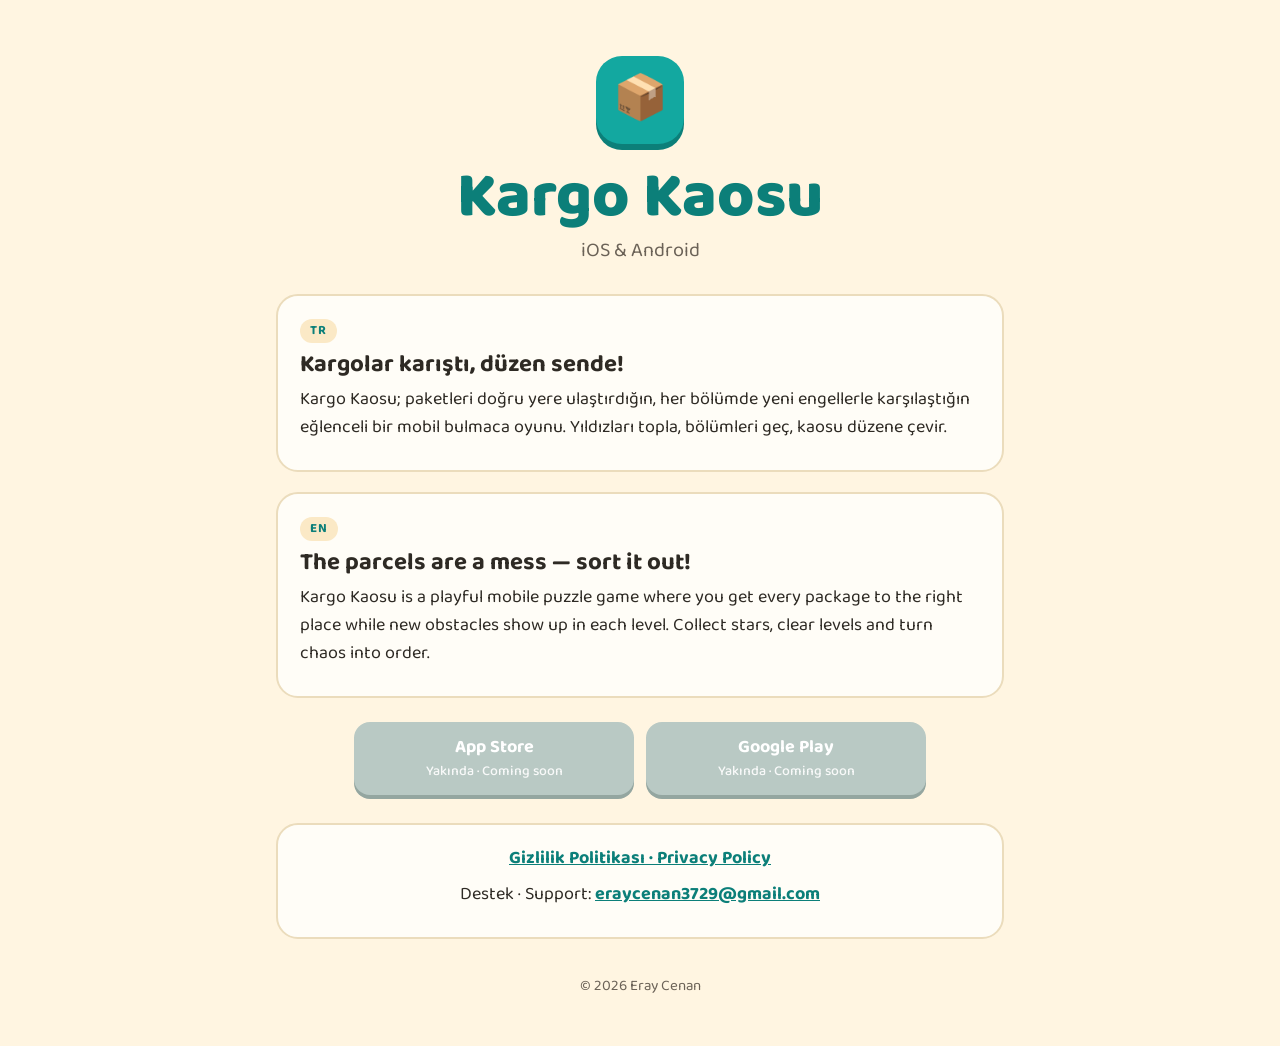
<file: index.html>
<!doctype html>
<html lang="tr">
<head>
<meta charset="utf-8">
<meta name="viewport" content="width=device-width,initial-scale=1">
<title>Kargo Kaosu</title>
<meta name="description" content="Kargo Kaosu – mobil bulmaca oyunu / mobile puzzle game">
<link rel="preconnect" href="https://fonts.googleapis.com">
<link rel="preconnect" href="https://fonts.gstatic.com" crossorigin>
<link href="https://fonts.googleapis.com/css2?family=Baloo+2:wght@400;500;700;800&display=swap" rel="stylesheet">
<link rel="stylesheet" href="style.css">
</head>
<body>
<main class="wrap">
  <header class="hero">
    <div class="logo" aria-hidden="true">📦</div>
    <h1>Kargo Kaosu</h1>
    <p class="tag">iOS &amp; Android</p>
  </header>

  <section class="card" lang="tr">
    <span class="lang">TR</span>
    <h2>Kargolar karıştı, düzen sende!</h2>
    <p>Kargo Kaosu; paketleri doğru yere ulaştırdığın, her bölümde yeni engellerle karşılaştığın eğlenceli bir mobil bulmaca oyunu. Yıldızları topla, bölümleri geç, kaosu düzene çevir.</p>
  </section>

  <section class="card" lang="en">
    <span class="lang">EN</span>
    <h2>The parcels are a mess — sort it out!</h2>
    <p>Kargo Kaosu is a playful mobile puzzle game where you get every package to the right place while new obstacles show up in each level. Collect stars, clear levels and turn chaos into order.</p>
  </section>

  <div class="stores">
    <!-- Mağaza linkleri hazır olunca href ekleyip aria-disabled'ı kaldırın -->
    <a class="store" aria-disabled="true">App Store<small>Yakında · Coming soon</small></a>
    <a class="store" aria-disabled="true">Google Play<small>Yakında · Coming soon</small></a>
  </div>

  <section class="card links">
    <p><a href="privacy.html">Gizlilik Politikası · Privacy Policy</a></p>
    <p>Destek · Support: <a href="mailto:eraycenan3729@gmail.com">eraycenan3729@gmail.com</a></p>
  </section>

  <footer>© 2026 Eray Cenan</footer>
</main>
</body>
</html>
</file>
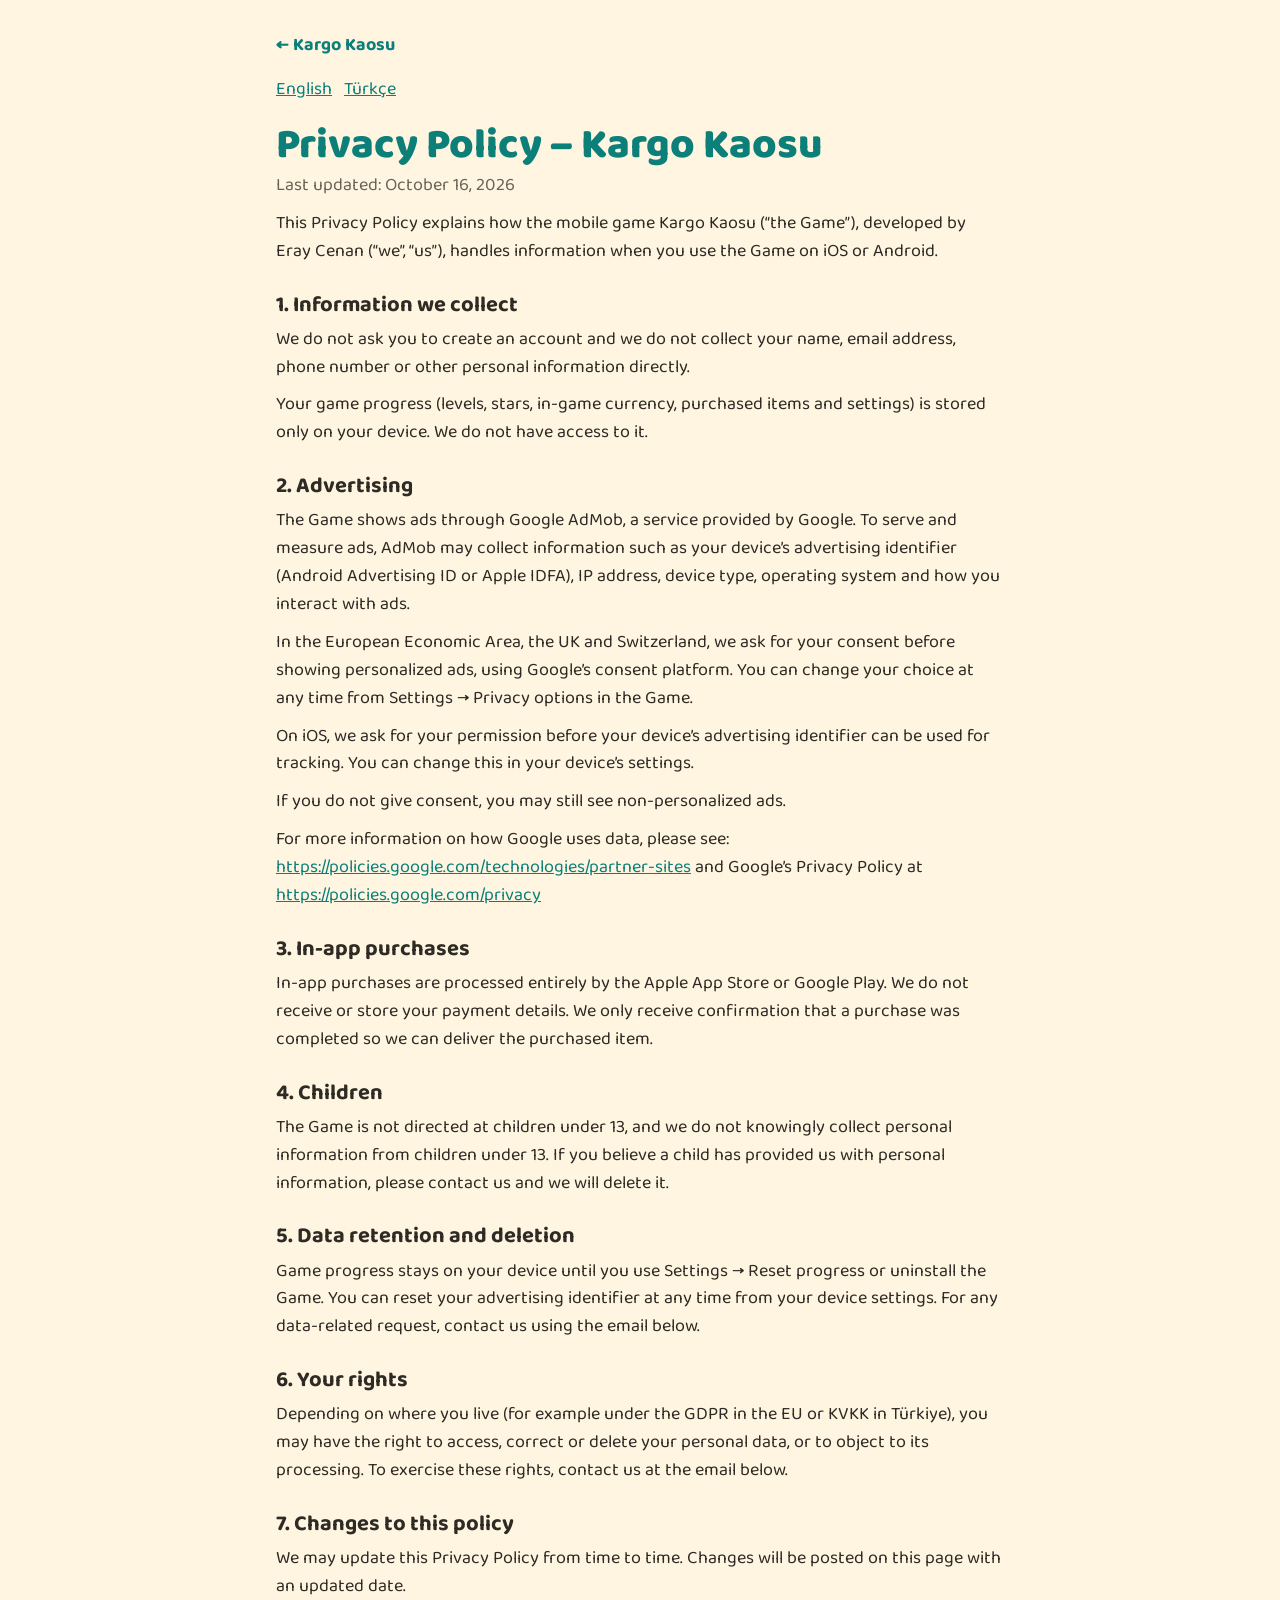
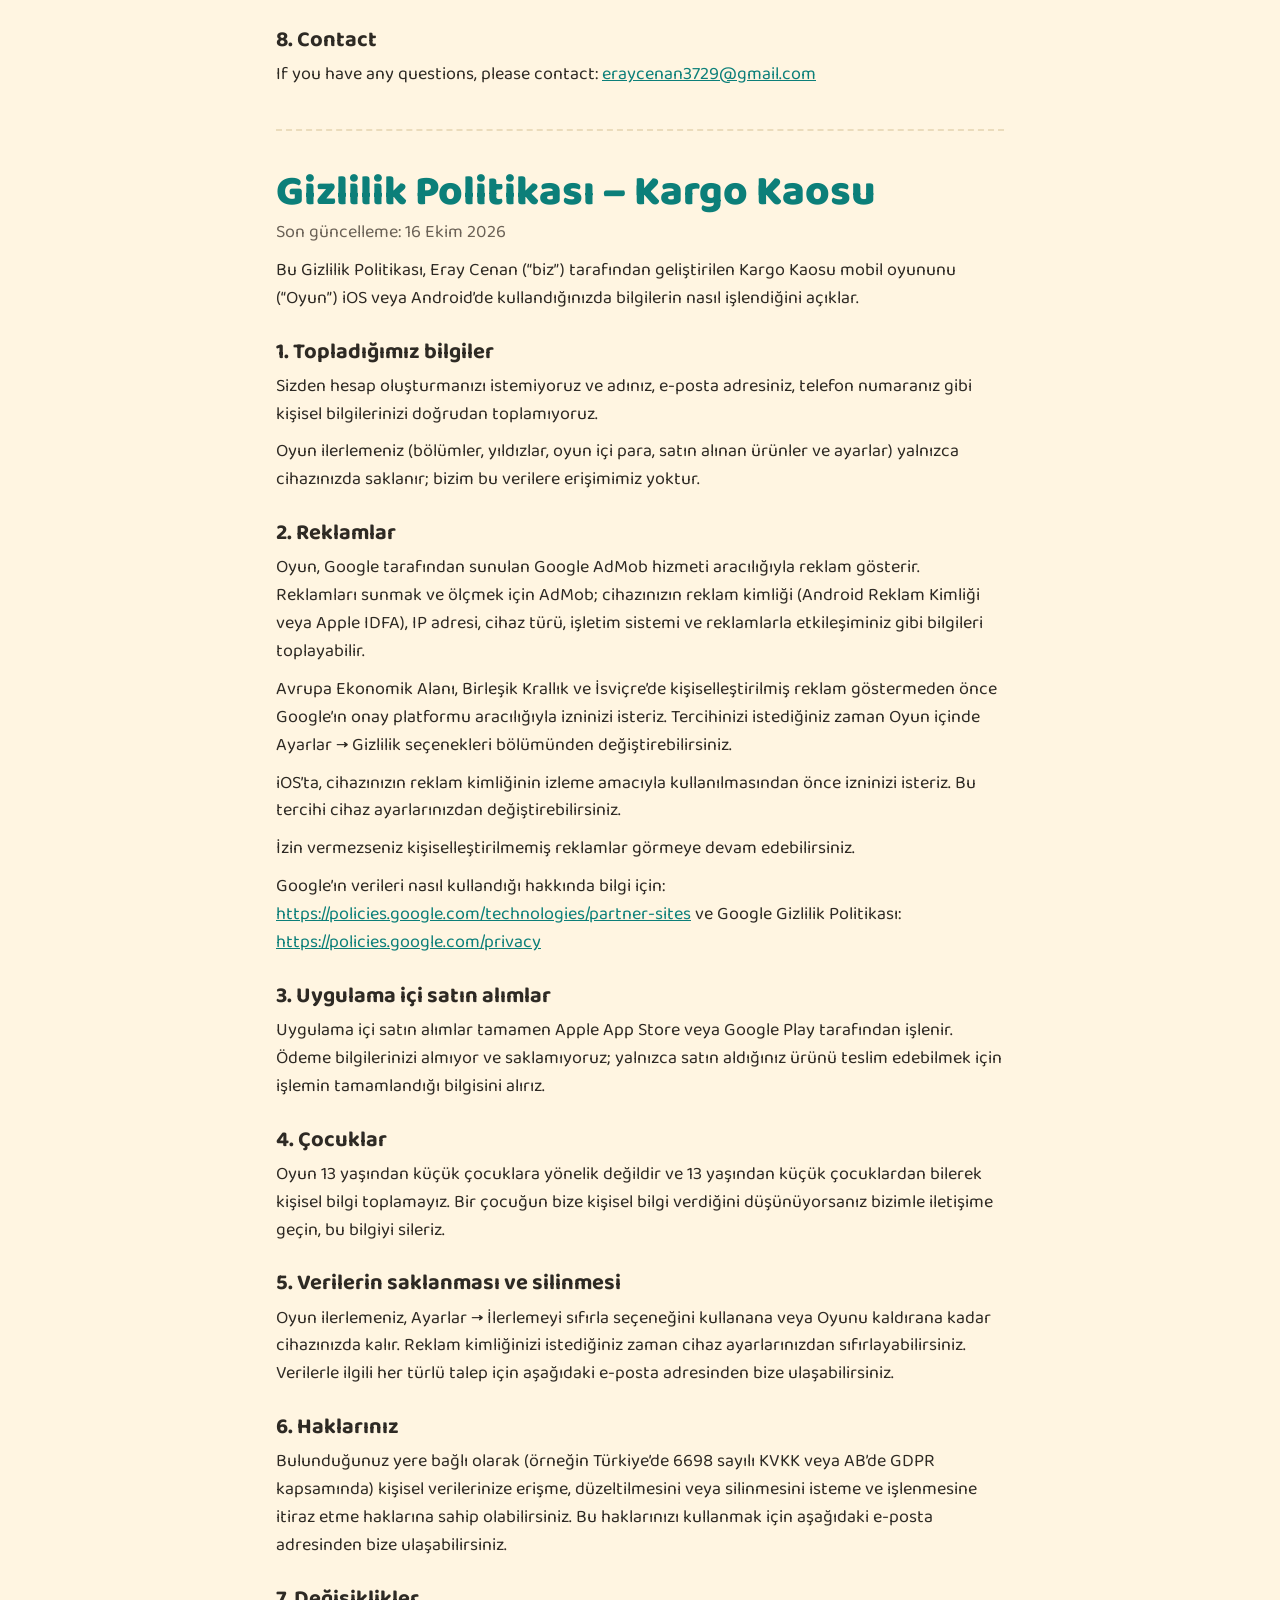
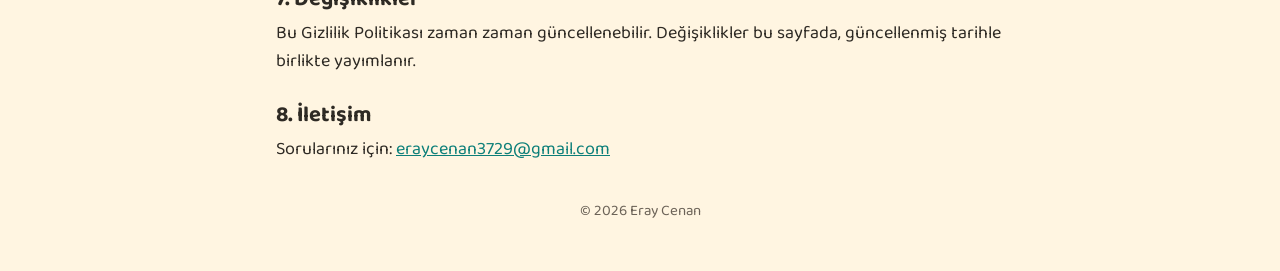
<file: privacy.html>
<!doctype html>
<html lang="en">
<head>
<meta charset="utf-8">
<meta name="viewport" content="width=device-width,initial-scale=1">
<title>Privacy Policy – Kargo Kaosu</title>
<link rel="preconnect" href="https://fonts.googleapis.com">
<link rel="preconnect" href="https://fonts.gstatic.com" crossorigin>
<link href="https://fonts.googleapis.com/css2?family=Baloo+2:wght@400;500;700;800&display=swap" rel="stylesheet">
<link rel="stylesheet" href="style.css">
</head>
<body>
<main class="wrap policy">
  <a class="back" href="./">← Kargo Kaosu</a>
  <nav class="toc"><a href="#en">English</a><a href="#tr">Türkçe</a></nav>

  <article id="en" lang="en">
    <h1>Privacy Policy – Kargo Kaosu</h1>
    <p class="date">Last updated: October 16, 2026</p>
    <p>This Privacy Policy explains how the mobile game Kargo Kaosu (“the Game”), developed by Eray Cenan (“we”, “us”), handles information when you use the Game on iOS or Android.</p>

    <h2>1. Information we collect</h2>
    <p>We do not ask you to create an account and we do not collect your name, email address, phone number or other personal information directly.</p>
    <p>Your game progress (levels, stars, in-game currency, purchased items and settings) is stored only on your device. We do not have access to it.</p>

    <h2>2. Advertising</h2>
    <p>The Game shows ads through Google AdMob, a service provided by Google. To serve and measure ads, AdMob may collect information such as your device’s advertising identifier (Android Advertising ID or Apple IDFA), IP address, device type, operating system and how you interact with ads.</p>
    <p>In the European Economic Area, the UK and Switzerland, we ask for your consent before showing personalized ads, using Google’s consent platform. You can change your choice at any time from Settings → Privacy options in the Game.</p>
    <p>On iOS, we ask for your permission before your device’s advertising identifier can be used for tracking. You can change this in your device’s settings.</p>
    <p>If you do not give consent, you may still see non-personalized ads.</p>
    <p>For more information on how Google uses data, please see: <a href="https://policies.google.com/technologies/partner-sites">https://policies.google.com/technologies/partner-sites</a> and Google’s Privacy Policy at <a href="https://policies.google.com/privacy">https://policies.google.com/privacy</a></p>

    <h2>3. In-app purchases</h2>
    <p>In-app purchases are processed entirely by the Apple App Store or Google Play. We do not receive or store your payment details. We only receive confirmation that a purchase was completed so we can deliver the purchased item.</p>

    <h2>4. Children</h2>
    <p>The Game is not directed at children under 13, and we do not knowingly collect personal information from children under 13. If you believe a child has provided us with personal information, please contact us and we will delete it.</p>

    <h2>5. Data retention and deletion</h2>
    <p>Game progress stays on your device until you use Settings → Reset progress or uninstall the Game. You can reset your advertising identifier at any time from your device settings. For any data-related request, contact us using the email below.</p>

    <h2>6. Your rights</h2>
    <p>Depending on where you live (for example under the GDPR in the EU or KVKK in Türkiye), you may have the right to access, correct or delete your personal data, or to object to its processing. To exercise these rights, contact us at the email below.</p>

    <h2>7. Changes to this policy</h2>
    <p>We may update this Privacy Policy from time to time. Changes will be posted on this page with an updated date.</p>

    <h2>8. Contact</h2>
    <p>If you have any questions, please contact: <a href="mailto:eraycenan3729@gmail.com">eraycenan3729@gmail.com</a></p>
  </article>

  <hr>

  <article id="tr" lang="tr">
    <h1>Gizlilik Politikası – Kargo Kaosu</h1>
    <p class="date">Son güncelleme: 16 Ekim 2026</p>
    <p>Bu Gizlilik Politikası, Eray Cenan (“biz”) tarafından geliştirilen Kargo Kaosu mobil oyununu (“Oyun”) iOS veya Android’de kullandığınızda bilgilerin nasıl işlendiğini açıklar.</p>

    <h2>1. Topladığımız bilgiler</h2>
    <p>Sizden hesap oluşturmanızı istemiyoruz ve adınız, e-posta adresiniz, telefon numaranız gibi kişisel bilgilerinizi doğrudan toplamıyoruz.</p>
    <p>Oyun ilerlemeniz (bölümler, yıldızlar, oyun içi para, satın alınan ürünler ve ayarlar) yalnızca cihazınızda saklanır; bizim bu verilere erişimimiz yoktur.</p>

    <h2>2. Reklamlar</h2>
    <p>Oyun, Google tarafından sunulan Google AdMob hizmeti aracılığıyla reklam gösterir. Reklamları sunmak ve ölçmek için AdMob; cihazınızın reklam kimliği (Android Reklam Kimliği veya Apple IDFA), IP adresi, cihaz türü, işletim sistemi ve reklamlarla etkileşiminiz gibi bilgileri toplayabilir.</p>
    <p>Avrupa Ekonomik Alanı, Birleşik Krallık ve İsviçre’de kişiselleştirilmiş reklam göstermeden önce Google’ın onay platformu aracılığıyla izninizi isteriz. Tercihinizi istediğiniz zaman Oyun içinde Ayarlar → Gizlilik seçenekleri bölümünden değiştirebilirsiniz.</p>
    <p>iOS’ta, cihazınızın reklam kimliğinin izleme amacıyla kullanılmasından önce izninizi isteriz. Bu tercihi cihaz ayarlarınızdan değiştirebilirsiniz.</p>
    <p>İzin vermezseniz kişiselleştirilmemiş reklamlar görmeye devam edebilirsiniz.</p>
    <p>Google’ın verileri nasıl kullandığı hakkında bilgi için: <a href="https://policies.google.com/technologies/partner-sites">https://policies.google.com/technologies/partner-sites</a> ve Google Gizlilik Politikası: <a href="https://policies.google.com/privacy">https://policies.google.com/privacy</a></p>

    <h2>3. Uygulama içi satın alımlar</h2>
    <p>Uygulama içi satın alımlar tamamen Apple App Store veya Google Play tarafından işlenir. Ödeme bilgilerinizi almıyor ve saklamıyoruz; yalnızca satın aldığınız ürünü teslim edebilmek için işlemin tamamlandığı bilgisini alırız.</p>

    <h2>4. Çocuklar</h2>
    <p>Oyun 13 yaşından küçük çocuklara yönelik değildir ve 13 yaşından küçük çocuklardan bilerek kişisel bilgi toplamayız. Bir çocuğun bize kişisel bilgi verdiğini düşünüyorsanız bizimle iletişime geçin, bu bilgiyi sileriz.</p>

    <h2>5. Verilerin saklanması ve silinmesi</h2>
    <p>Oyun ilerlemeniz, Ayarlar → İlerlemeyi sıfırla seçeneğini kullanana veya Oyunu kaldırana kadar cihazınızda kalır. Reklam kimliğinizi istediğiniz zaman cihaz ayarlarınızdan sıfırlayabilirsiniz. Verilerle ilgili her türlü talep için aşağıdaki e-posta adresinden bize ulaşabilirsiniz.</p>

    <h2>6. Haklarınız</h2>
    <p>Bulunduğunuz yere bağlı olarak (örneğin Türkiye’de 6698 sayılı KVKK veya AB’de GDPR kapsamında) kişisel verilerinize erişme, düzeltilmesini veya silinmesini isteme ve işlenmesine itiraz etme haklarına sahip olabilirsiniz. Bu haklarınızı kullanmak için aşağıdaki e-posta adresinden bize ulaşabilirsiniz.</p>

    <h2>7. Değişiklikler</h2>
    <p>Bu Gizlilik Politikası zaman zaman güncellenebilir. Değişiklikler bu sayfada, güncellenmiş tarihle birlikte yayımlanır.</p>

    <h2>8. İletişim</h2>
    <p>Sorularınız için: <a href="mailto:eraycenan3729@gmail.com">eraycenan3729@gmail.com</a></p>
  </article>

  <footer>© 2026 Eray Cenan</footer>
</main>
</body>
</html>
</file>
<file: style.css>
:root{
  --cream:#FFF5E1;
  --cream-2:#FBE9C6;
  --ink:#2E2A24;
  --muted:#6B6257;
  --teal:#13A8A0;
  --teal-dark:#0C7F79;
  --card:#FFFDF7;
  --line:#EBDCBC;
}
*{box-sizing:border-box}
html{-webkit-text-size-adjust:100%}
body{
  margin:0;background:var(--cream);color:var(--ink);
  font-family:"Baloo 2",system-ui,-apple-system,"Segoe UI",sans-serif;
  font-size:18px;line-height:1.55;
}
a{color:var(--teal-dark)}
.wrap{max-width:760px;margin:0 auto;padding:32px 16px 48px}
.hero{text-align:center;padding:24px 0 8px}
.logo{
  display:inline-grid;place-items:center;width:88px;height:88px;border-radius:26px;
  background:var(--teal);color:#fff;font-size:44px;font-weight:800;
  box-shadow:0 6px 0 var(--teal-dark);
}
h1{font-size:clamp(40px,10vw,64px);line-height:1.05;margin:20px 0 4px;font-weight:800;color:var(--teal-dark)}
.tag{color:var(--muted);margin:0;font-size:20px}
.card{
  background:var(--card);border:2px solid var(--line);border-radius:22px;
  padding:20px 22px;margin:20px 0;
}
.card h2{margin:0 0 6px;font-size:24px;line-height:1.2}
.card p{margin:0 0 8px}
.lang{
  display:inline-block;font-size:13px;font-weight:700;letter-spacing:.06em;
  background:var(--cream-2);color:var(--teal-dark);border-radius:999px;padding:2px 10px;margin-bottom:8px;
}
.stores{display:flex;flex-wrap:wrap;gap:12px;justify-content:center;margin:24px 0 8px}
.store{
  flex:1 1 220px;max-width:280px;display:block;text-align:center;text-decoration:none;
  background:var(--teal);color:#fff;font-weight:700;font-size:18px;
  border-radius:16px;padding:12px 16px;box-shadow:0 4px 0 var(--teal-dark);
}
.store small{display:block;font-weight:500;font-size:14px;opacity:.9}
.store[aria-disabled="true"]{background:#B9C9C4;box-shadow:0 4px 0 #94A6A0;cursor:default}
.links{text-align:center;margin-top:28px}
.links a{font-weight:700}
footer{text-align:center;color:var(--muted);font-size:15px;margin-top:36px}
.policy h1{font-size:clamp(30px,7vw,42px);text-align:left}
.policy h2{font-size:22px;margin:22px 0 4px}
.policy p{margin:0 0 10px}
.policy .date{color:var(--muted);margin-top:0}
.back{display:inline-block;margin-bottom:8px;font-weight:700;text-decoration:none}
.toc{display:flex;gap:12px;flex-wrap:wrap;margin:8px 0 0}
hr{border:0;border-top:2px dashed var(--line);margin:40px 0}
a{overflow-wrap:anywhere}
</file>
